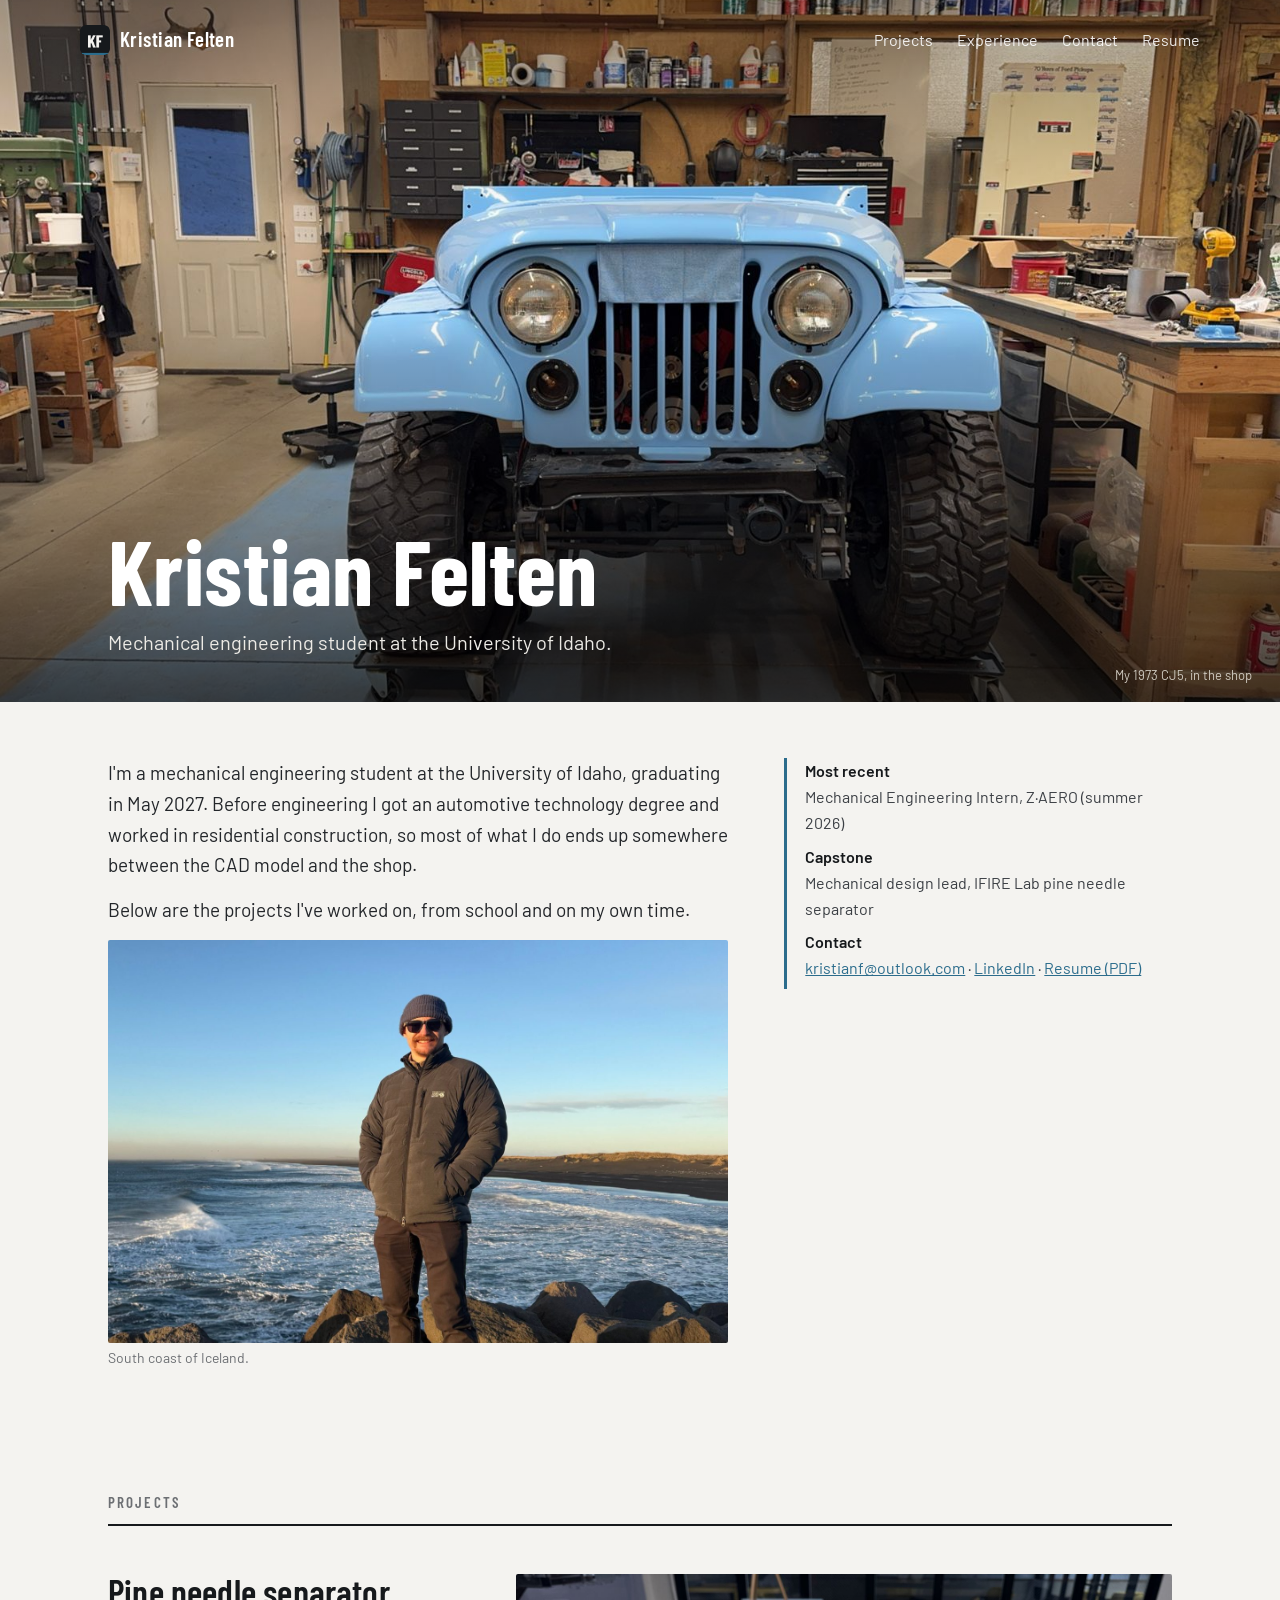
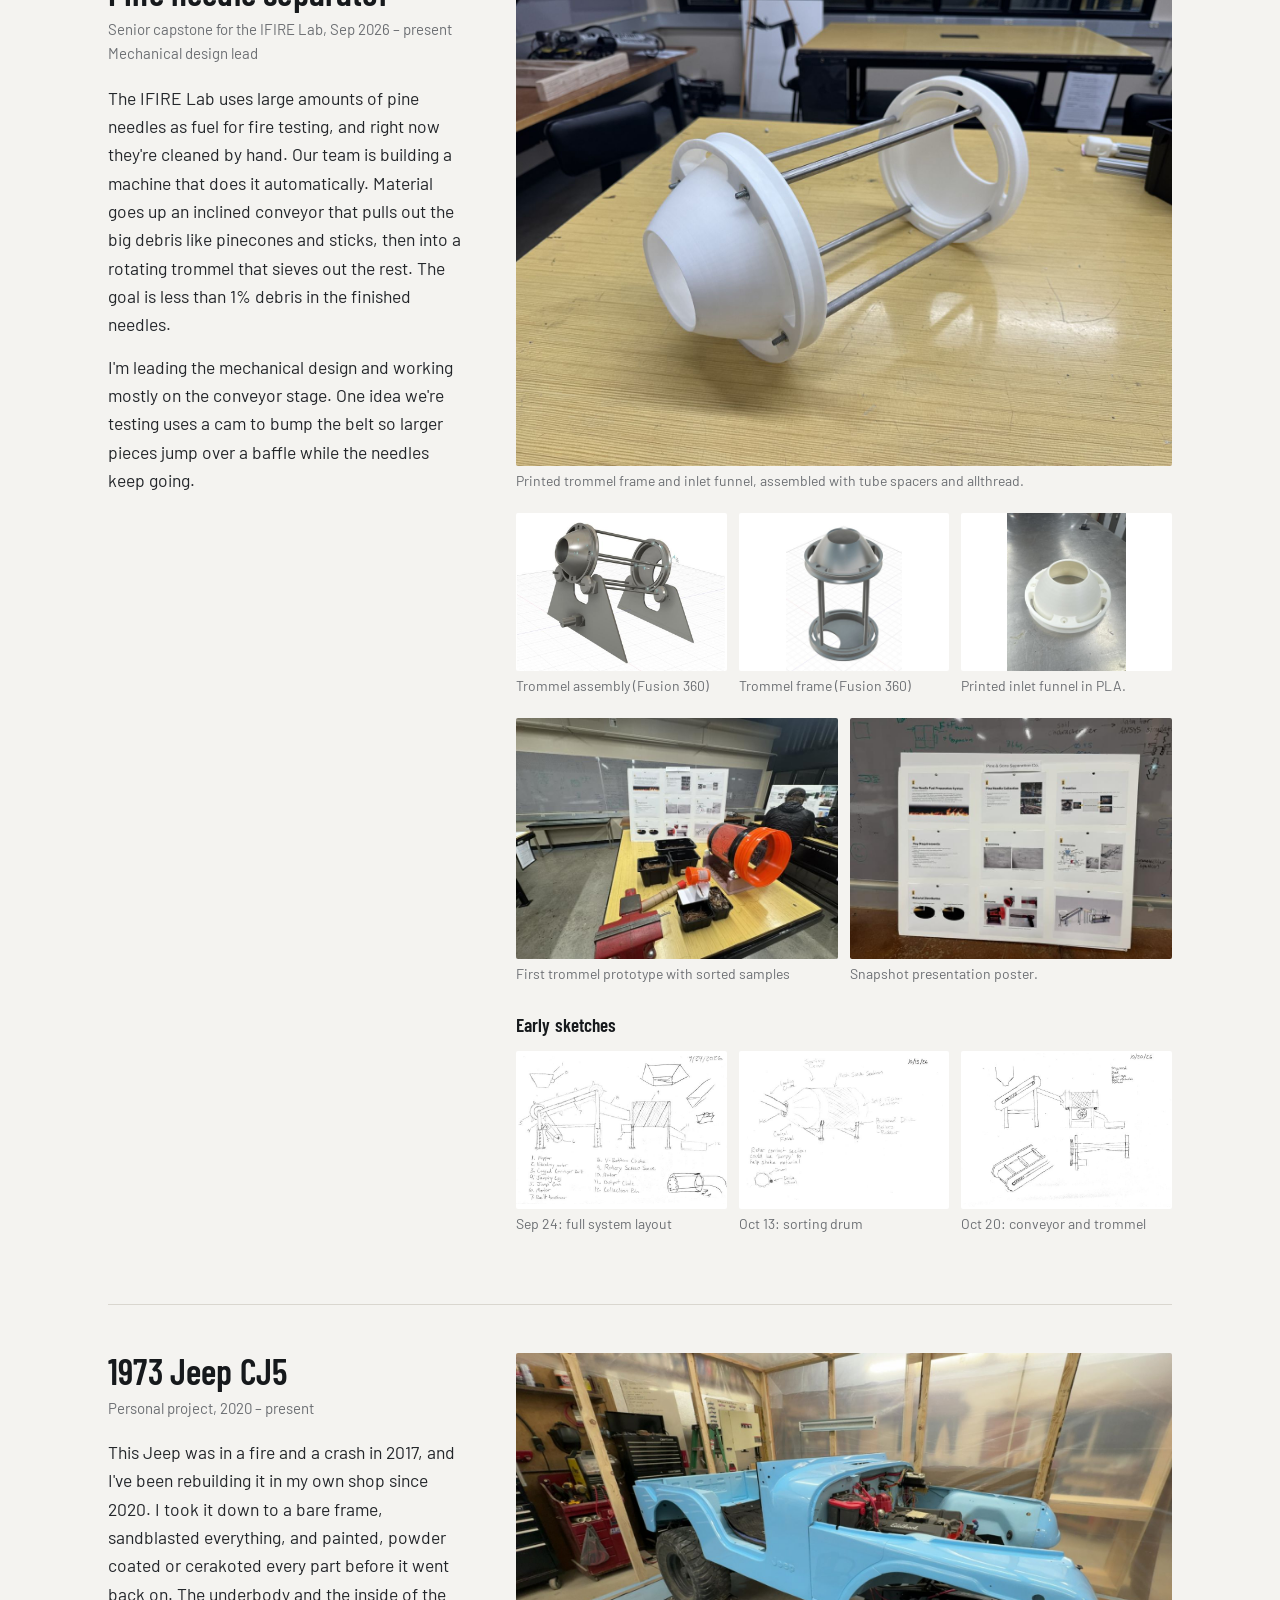
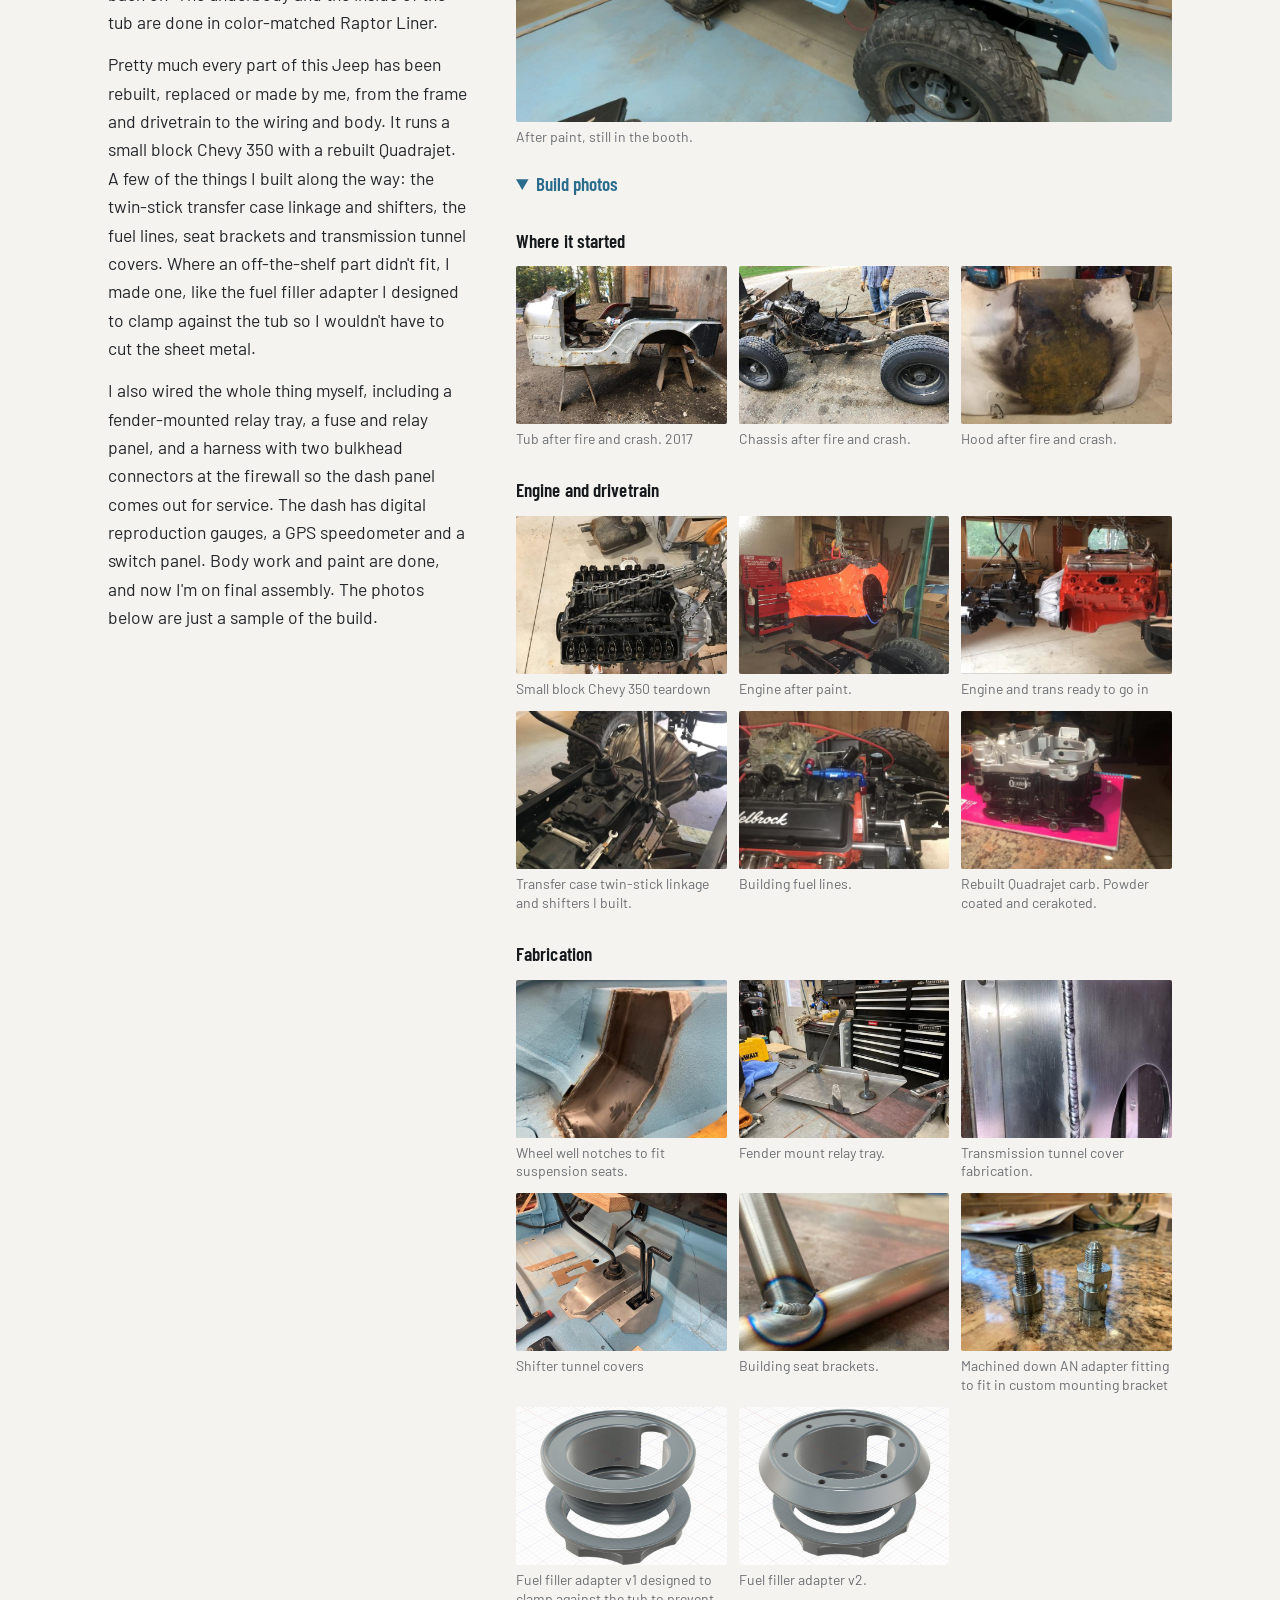
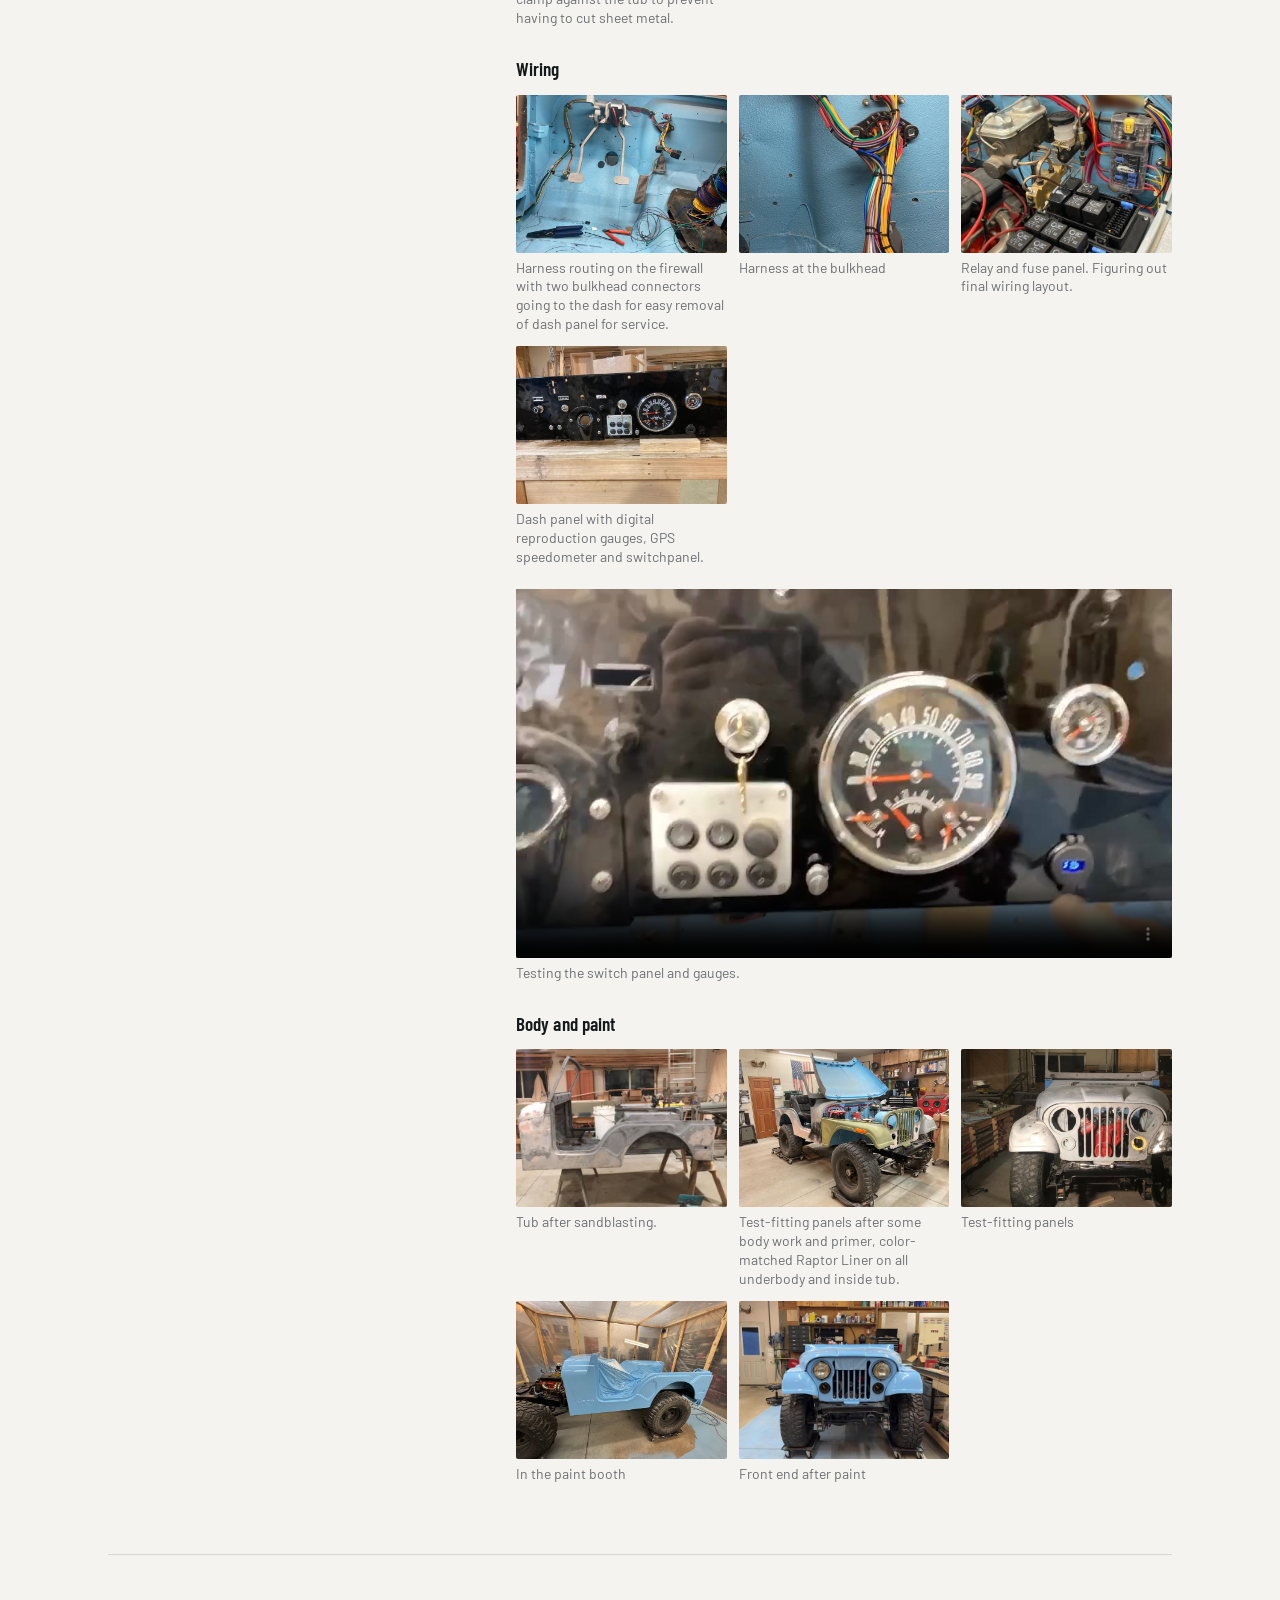
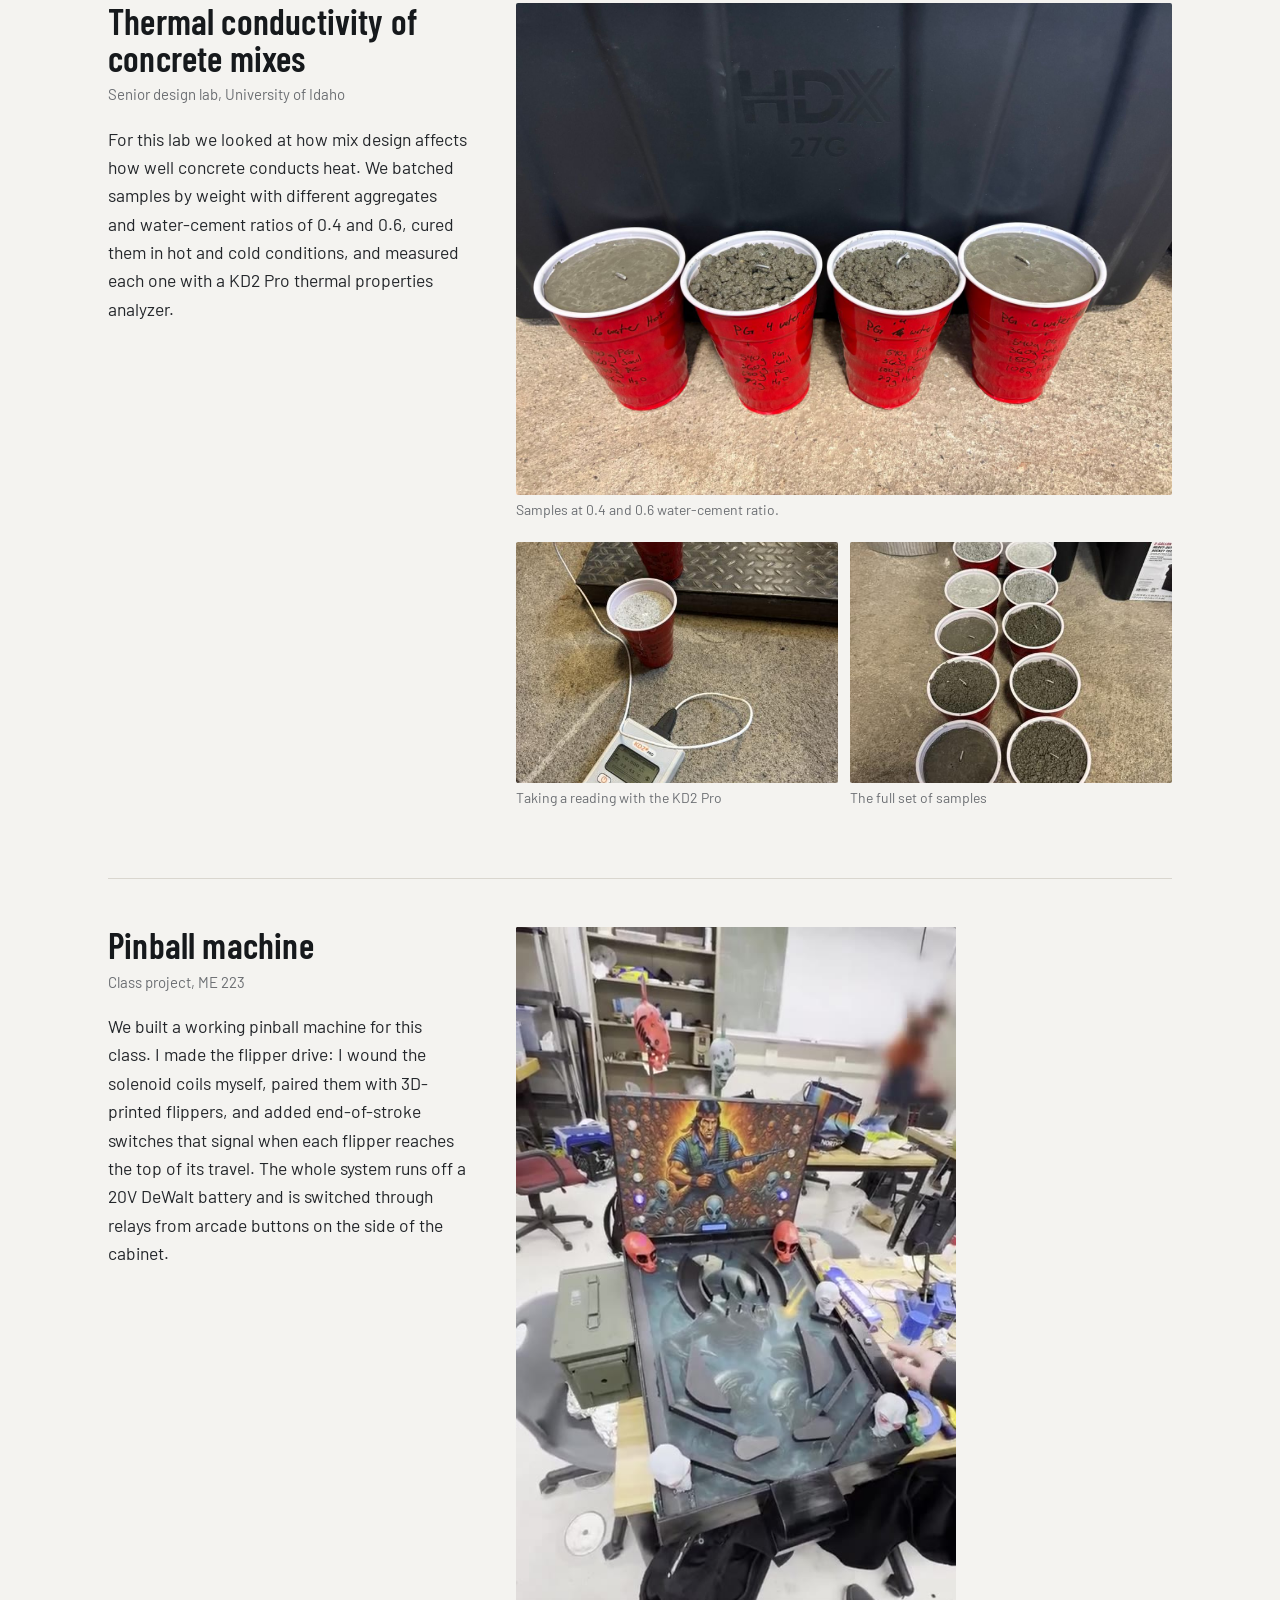
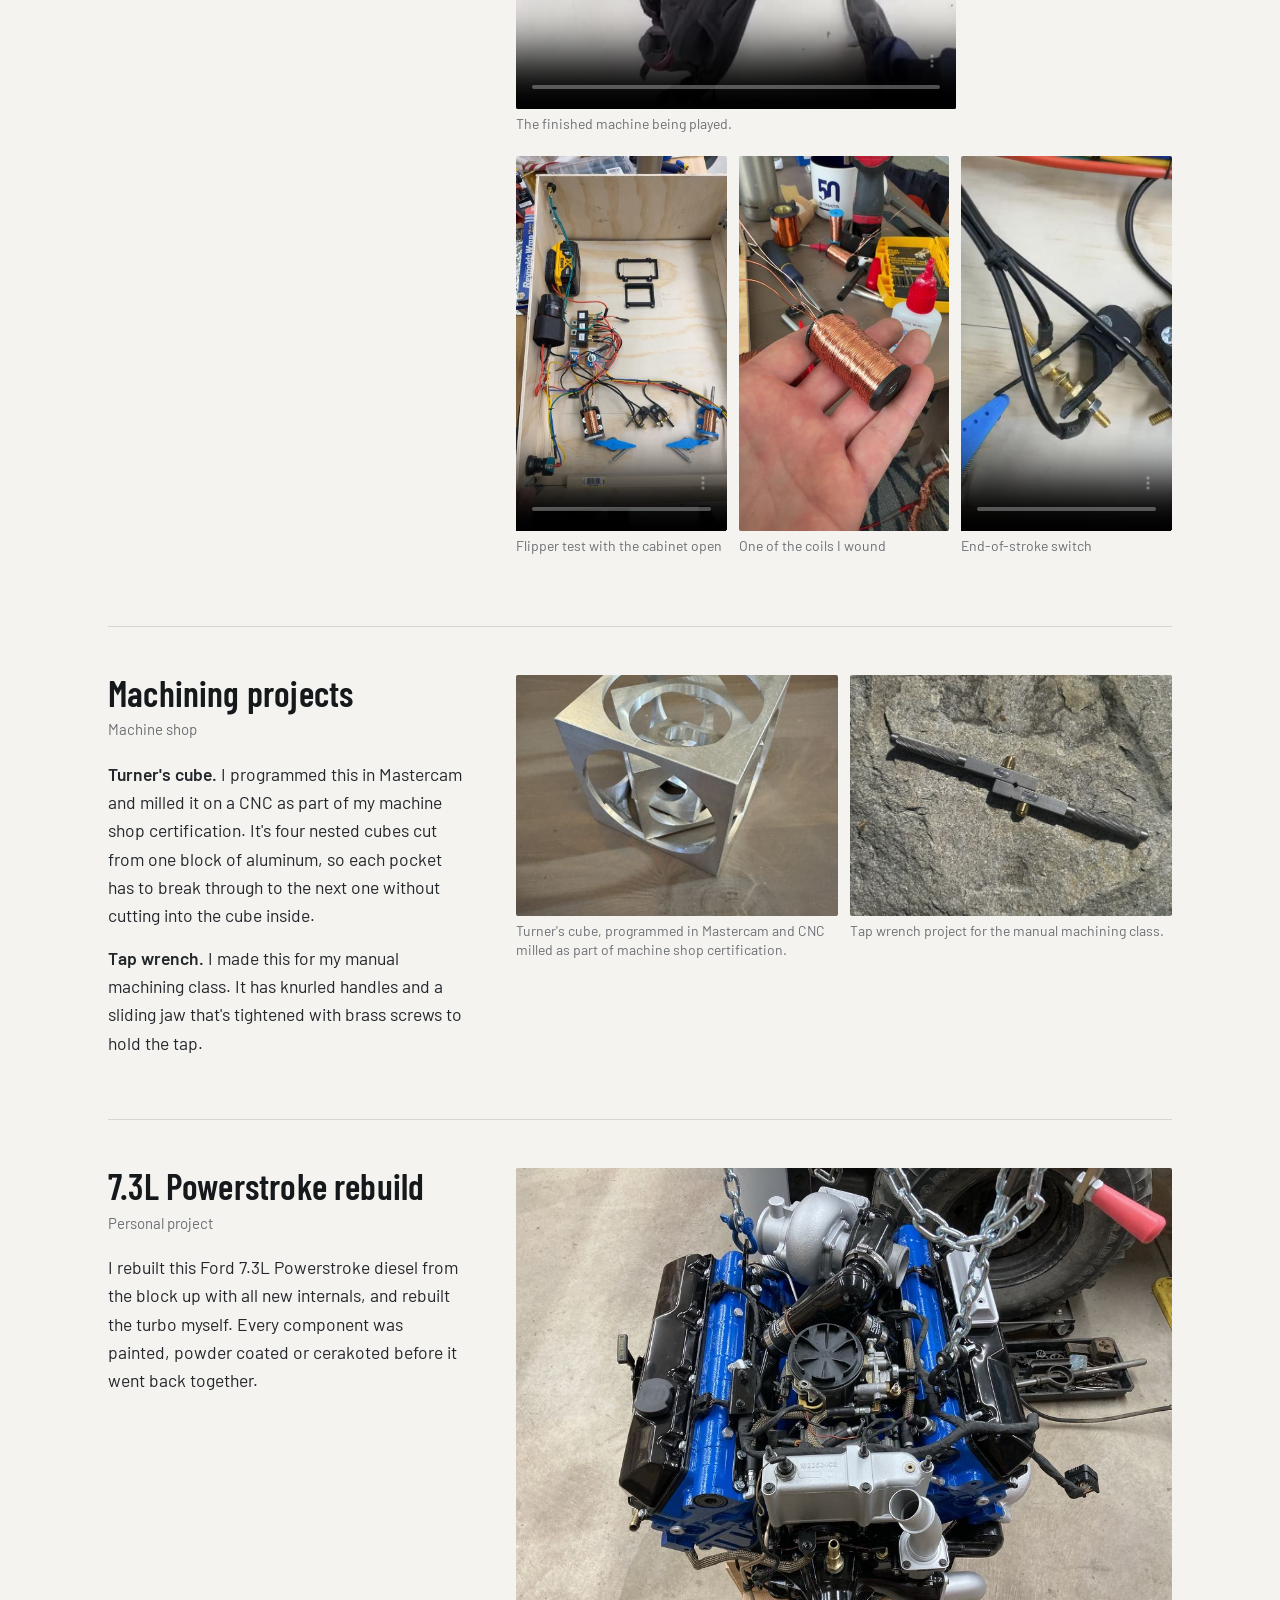
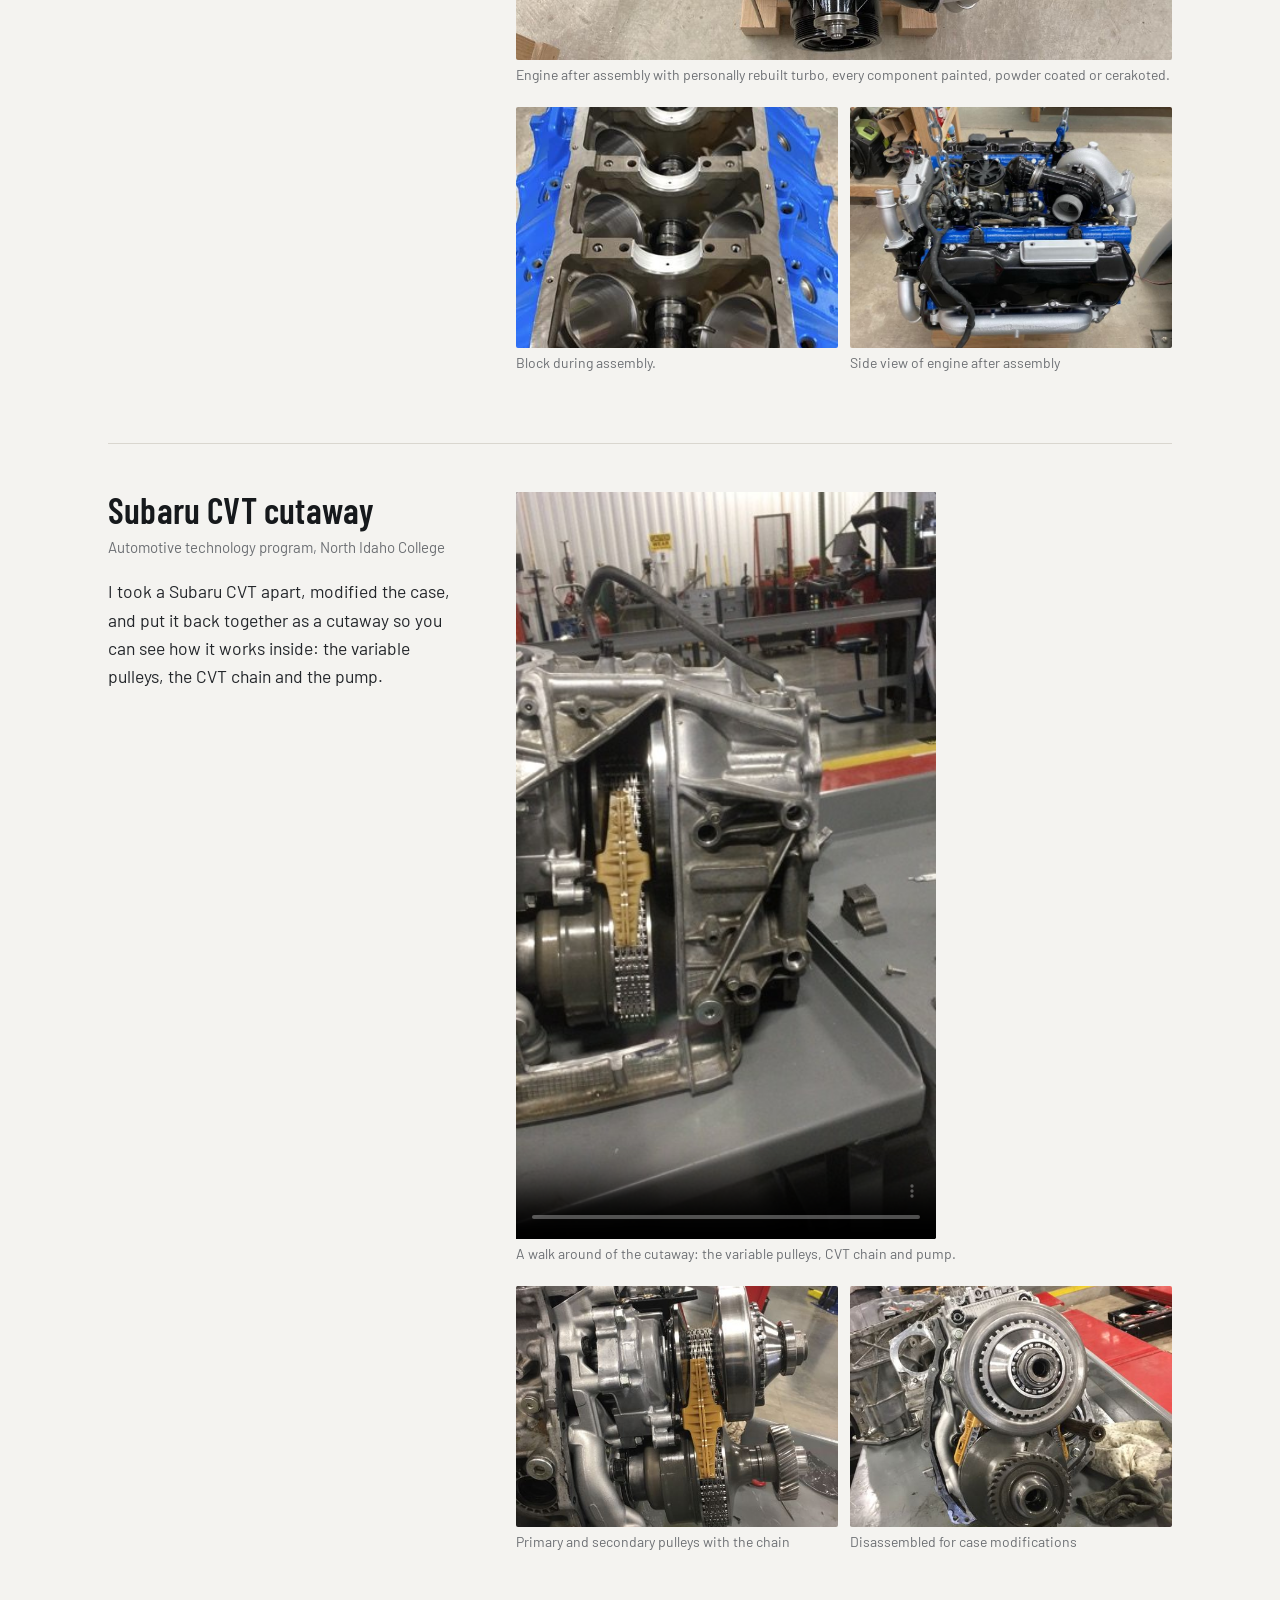
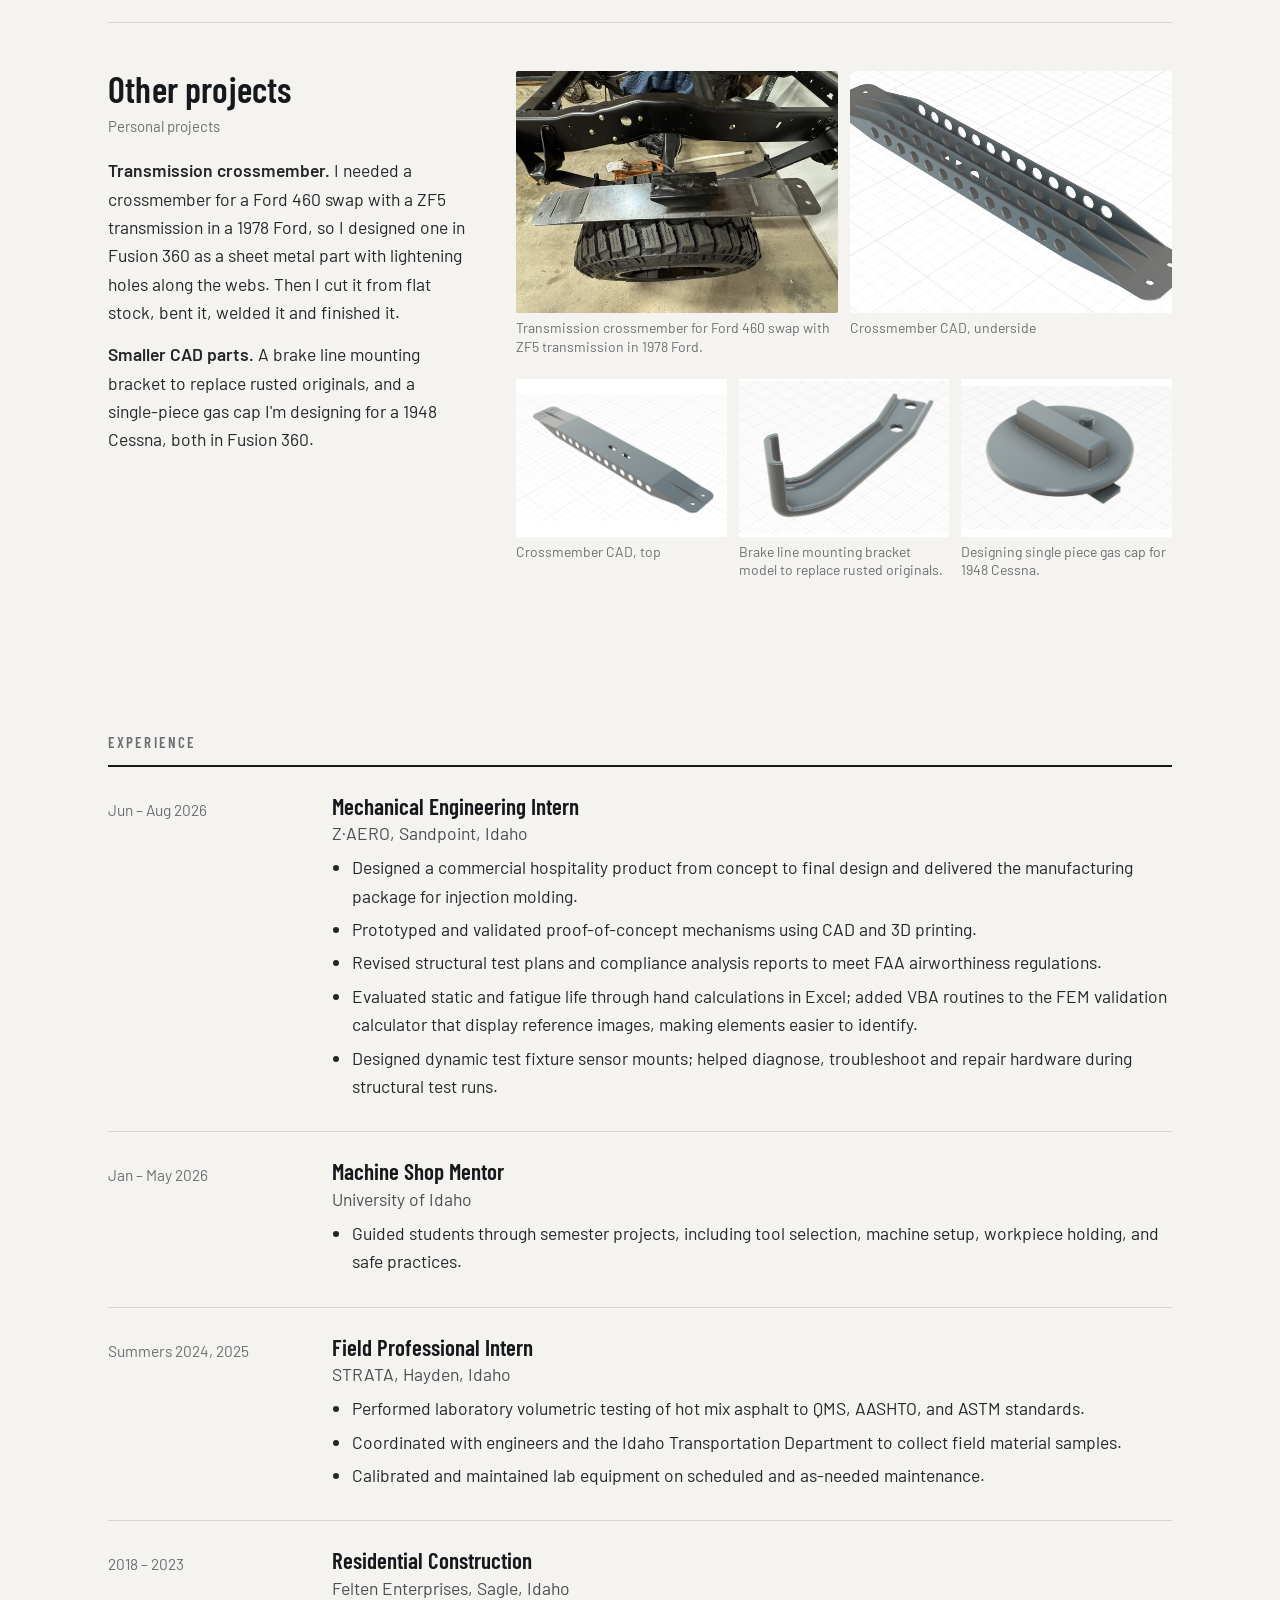
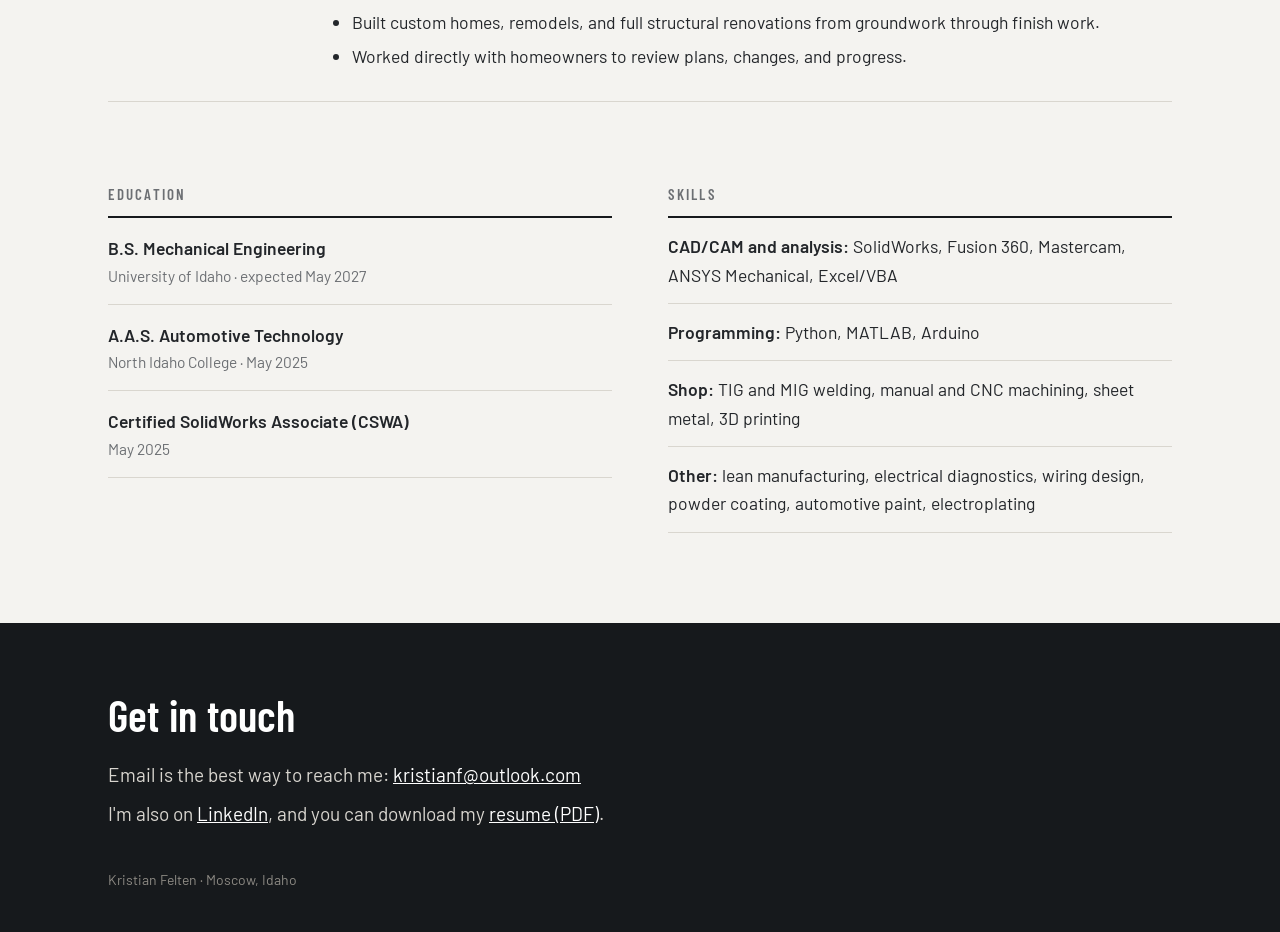
<file: index.html>
<!DOCTYPE html>
<html lang="en">
<head>
<meta charset="utf-8">
<meta name="viewport" content="width=device-width, initial-scale=1">
<title>Kristian Felten | Mechanical Engineering</title>
<meta name="description" content="Kristian Felten, mechanical engineering student at the University of Idaho.">
<link rel="icon" href="favicon.ico" sizes="any"><link rel="icon" type="image/png" sizes="32x32" href="favicon-32.png"><link rel="apple-touch-icon" href="apple-touch-icon.png">
<meta property="og:type" content="website"><meta property="og:title" content="Kristian Felten | Mechanical Engineering"><meta property="og:description" content="Mechanical engineering student at the University of Idaho. Projects, experience and contact."><meta property="og:image" content="https://kristianfelten.com/og.jpg"><meta property="og:image:width" content="1200"><meta property="og:image:height" content="630"><meta property="og:url" content="https://kristianfelten.com/"><link rel="canonical" href="https://kristianfelten.com/"><meta name="twitter:card" content="summary_large_image">
<style>
  @font-face{font-family:'Barlow';src:url(fonts/barlow-latin-400-normal.woff2) format('woff2');font-weight:400;font-style:normal;font-display:swap}
  @font-face{font-family:'Barlow';src:url(fonts/barlow-latin-400-italic.woff2) format('woff2');font-weight:400;font-style:italic;font-display:swap}
  @font-face{font-family:'Barlow';src:url(fonts/barlow-latin-500-normal.woff2) format('woff2');font-weight:500;font-style:normal;font-display:swap}
  @font-face{font-family:'Barlow';src:url(fonts/barlow-latin-600-normal.woff2) format('woff2');font-weight:600;font-style:normal;font-display:swap}
  @font-face{font-family:'Barlow Condensed';src:url(fonts/barlow-condensed-latin-500-normal.woff2) format('woff2');font-weight:500;font-style:normal;font-display:swap}
  @font-face{font-family:'Barlow Condensed';src:url(fonts/barlow-condensed-latin-600-normal.woff2) format('woff2');font-weight:600;font-style:normal;font-display:swap}
  @font-face{font-family:'Barlow Condensed';src:url(fonts/barlow-condensed-latin-700-normal.woff2) format('woff2');font-weight:700;font-style:normal;font-display:swap}
  *{box-sizing:border-box}
  html{scroll-behavior:smooth}
  body{margin:0;background:#f4f3f0;color:#23262a;font:400 17.5px/1.62 'Barlow',system-ui,sans-serif}
  a{color:#2b6c8c} a:hover{color:#174a63}
  .page{max-width:1120px;margin:0 auto;padding:0 28px}
  h1,h2,h3,h4{font-family:'Barlow Condensed',sans-serif;font-weight:600;letter-spacing:.005em;color:#16191c}
  /* hero */
  .hero{position:relative;height:min(78vh,720px);min-height:460px;background:#222 url(img/jeep-front.jpg) center 62%/cover;color:#fff}
  .hero::after{content:"";position:absolute;inset:0;background:linear-gradient(180deg,rgba(0,0,0,.35) 0,rgba(0,0,0,0) 30%,rgba(0,0,0,0) 45%,rgba(0,0,0,.72) 100%)}
  .hero .bar{position:relative;z-index:1;display:flex;justify-content:space-between;align-items:center;padding:22px 0}
  .hero .bar a{color:#fff;text-decoration:none}
  .hero .bar .name{font-family:'Barlow Condensed';font-weight:600;font-size:21px;letter-spacing:.02em}
  .hero .bar nav a{margin-left:24px;font-size:16px;opacity:.9} .hero .bar nav a:hover{opacity:1;text-decoration:underline}
  .hero .text{position:absolute;z-index:1;left:0;right:0;bottom:44px}
  .hero h1{color:#fff;font-size:clamp(52px,8vw,92px);line-height:.95;margin:0 0 12px;font-weight:700}
  .hero p{margin:0;font-size:20px;max-width:560px;color:#eceae5}
  .hero .credit{position:absolute;z-index:1;right:28px;bottom:16px;font-size:13px;color:#cfcac0}
  /* intro */
  .intro{display:grid;grid-template-columns:1.6fr 1fr;gap:56px;padding:56px 0 20px}
  .intro p{margin:0 0 14px;font-size:19px}
  .intro .side{align-self:start;font-size:16px;border-left:3px solid #2b6c8c;padding-left:18px;color:#3b3f44}
  .intro .side div{margin-bottom:8px}
  .intro .side b{display:block;font-weight:600;color:#16191c}
  /* sections */
  .label{font-family:'Barlow Condensed',sans-serif;font-size:15px;font-weight:600;letter-spacing:.14em;text-transform:uppercase;color:#6c6f73;margin:80px 0 0;padding-bottom:10px;border-bottom:2px solid #16191c}
  .proj{display:grid;grid-template-columns:minmax(0,360px) minmax(0,1fr);gap:48px;padding:48px 0;border-bottom:1px solid #d9d6cf}
  .proj:last-of-type{border-bottom:0}
  .proj .copy{position:sticky;top:24px;align-self:start}
  .proj h3{font-size:36px;line-height:1.02;margin:0 0 6px}
  .proj .when{font-size:15px;color:#6c6f73;margin:0 0 18px}
  .proj p{margin:0 0 14px}
  h4{font-size:19px;margin:26px 0 10px}
  h4:first-child{margin-top:0}
  figure{margin:0}
  .lead img{width:100%;display:block;border-radius:2px}
  .lead figcaption,.grid figcaption{font-size:14px;color:#6c6f73;margin-top:6px;line-height:1.35}
  .lead{margin-bottom:22px}
  .grid{display:grid;gap:12px;margin:0 0 22px}
  .grid.c2{grid-template-columns:repeat(2,minmax(0,1fr))}
  .grid.c3{grid-template-columns:repeat(3,minmax(0,1fr))}
  .grid.c4{grid-template-columns:repeat(4,minmax(0,1fr))}
  .grid img{width:100%;aspect-ratio:4/3;object-fit:cover;display:block;border-radius:2px;background:#ddd;transition:opacity .15s}
  .grid a:hover img,.lead a:hover img{opacity:.88}
  .grid.fit img{object-fit:contain;background:#fff}
  details summary{cursor:pointer;font-family:'Barlow Condensed';font-weight:600;font-size:19px;color:#2b6c8c;margin:4px 0 14px}
  /* experience */
  .job{display:grid;grid-template-columns:200px minmax(0,1fr);gap:24px;padding:26px 0;border-bottom:1px solid #d9d6cf}
  .job .d{color:#6c6f73;font-size:15.5px;padding-top:4px}
  .job b{font-family:'Barlow Condensed';font-weight:600;font-size:23px;display:block;line-height:1.15;color:#16191c}
  .job .org{color:#4a4e53;margin-bottom:6px}
  ul{margin:6px 0 0;padding-left:20px} li{margin-bottom:5px}
  .two{display:grid;grid-template-columns:1fr 1fr;gap:56px}
  .two .item{padding:16px 0;border-bottom:1px solid #d9d6cf}
  .two .item b{font-weight:600} .two .item span{display:block;color:#6c6f73;font-size:15.5px}
  .skills p{margin:0;padding:14px 0;border-bottom:1px solid #d9d6cf}
  .skills b{font-weight:600}
  .contact{background:#16191c;color:#d8d5cf;margin-top:90px;padding:56px 0 40px}
  .contact h2{color:#fff;font-size:44px;margin:0 0 10px}
  .contact a{color:#fff}
  .contact p{font-size:19px;margin:0 0 8px}
  .contact .small{margin-top:40px;font-size:14px;color:#8d8a84}
  .lb{position:fixed;inset:0;background:rgba(10,10,10,.93);display:none;align-items:center;justify-content:center;flex-direction:column;z-index:10;padding:20px}
  .lb.on{display:flex} .lb img{max-width:100%;max-height:calc(100vh - 90px)}
  .lb .cap{color:#ddd;font-size:15px;margin-top:10px}
  .lb button{position:absolute;background:none;border:0;color:#fff;font-size:36px;cursor:pointer;padding:10px 16px}
  .lb .x{top:6px;right:8px}.lb .p{left:4px;top:45%}.lb .n{right:4px;top:45%}
  @media (max-width:860px){
    .intro,.proj,.two{grid-template-columns:1fr;gap:20px}
    .proj .copy{position:static}
    .job{grid-template-columns:1fr;gap:2px}
    .grid.c3,.grid.c4{grid-template-columns:repeat(2,minmax(0,1fr))}
  }
  @media (max-width:560px){
    body{font-size:16.5px} .page{padding:0 18px}
    .hero .bar nav a{margin-left:14px;font-size:15px} .hero .bar .name{display:none}
    .hero p{font-size:17px} .hero .credit{right:18px}
  }
</style>
</head>
<body>
<header class="hero">
  <div class="page bar"><a class="name" href="#"><img src="icon-192.png" alt="" style="width:30px;height:30px;vertical-align:-8px;margin-right:10px;border-radius:6px">Kristian Felten</a><nav><a href="#projects">Projects</a><a href="#experience">Experience</a><a href="#contact">Contact</a><a href="Kristian_Felten_Resume.pdf" target="_blank" rel="noopener">Resume</a></nav></div>
  <div class="page text"><h1>Kristian Felten</h1><p>Mechanical engineering student at the University of Idaho.</p></div>
  <div class="credit">My 1973 CJ5, in the shop</div>
</header>
<div class="page">

<section class="intro">
  <div>
    <p>I'm a mechanical engineering student at the University of Idaho, graduating in May 2027. Before engineering I got an automotive technology degree and worked in residential construction, so most of what I do ends up somewhere between the CAD model and the shop.</p>
    <p>Below are the projects I've worked on, from school and on my own time.</p>
    <figure class="lead" style="margin-top:10px"><img src="img/me.jpg" alt="Kristian Felten on the south coast of Iceland" style="width:100%;display:block;border-radius:2px"><figcaption>South coast of Iceland.</figcaption></figure>
  </div>
  <div class="side">

    <div><b>Most recent</b>Mechanical Engineering Intern, Z&middot;AERO (summer 2026)</div>
    <div><b>Capstone</b>Mechanical design lead, IFIRE Lab pine needle separator</div>
    <div><b>Contact</b><a href="mailto:kristianf@outlook.com">kristianf@outlook.com</a> &middot; <a href="https://www.linkedin.com/in/kristian-felten-22a126294" target="_blank" rel="noopener">LinkedIn</a> &middot; <a href="Kristian_Felten_Resume.pdf" target="_blank" rel="noopener">Resume (PDF)</a></div>
  </div>
</section>

<h2 class="label" id="projects">Projects</h2>

<article class="proj">
  <div class="copy">
    <h3>Pine needle separator</h3>
    <p class="when">Senior capstone for the IFIRE Lab, Sep 2026 &ndash; present<br>Mechanical design lead</p>
    <p>The IFIRE Lab uses large amounts of pine needles as fuel for fire testing, and right now they're cleaned by hand. Our team is building a machine that does it automatically. Material goes up an inclined conveyor that pulls out the big debris like pinecones and sticks, then into a rotating trommel that sieves out the rest. The goal is less than 1% debris in the finished needles.</p>
    <p>I'm leading the mechanical design and working mostly on the conveyor stage. One idea we're testing uses a cam to bump the belt so larger pieces jump over a baffle while the needles keep going.</p>
  </div>
  <div>
    <figure class="lead"><a href="img/cap-built.jpg" data-cap="Printed trommel frame and inlet funnel, assembled with tube spacers and allthread."><img src="img/cap-built.jpg" alt="Printed trommel frame and inlet funnel, assembled with tube spacers and allthread."></a><figcaption>Printed trommel frame and inlet funnel, assembled with tube spacers and allthread.</figcaption></figure>
    <div class="grid c3 fit"><figure><a href="img/cap-cad.jpg" data-cap="Trommel assembly (Fusion 360)"><img src="img/t/cap-cad.jpg" alt="Trommel assembly (Fusion 360)" loading="lazy"></a><figcaption>Trommel assembly (Fusion 360)</figcaption></figure><figure><a href="img/cap-cad2.jpg" data-cap="Trommel frame (Fusion 360)"><img src="img/t/cap-cad2.jpg" alt="Trommel frame (Fusion 360)" loading="lazy"></a><figcaption>Trommel frame (Fusion 360)</figcaption></figure><figure><a href="img/cap-print.jpg" data-cap="Printed inlet funnel in PLA."><img src="img/t/cap-print.jpg" alt="Printed inlet funnel in PLA." loading="lazy"></a><figcaption>Printed inlet funnel in PLA.</figcaption></figure></div>
    <div class="grid c2 "><figure><a href="img/cap-proto.jpg" data-cap="First trommel prototype with sorted samples"><img src="img/t/cap-proto.jpg" alt="First trommel prototype with sorted samples" loading="lazy"></a><figcaption>First trommel prototype with sorted samples</figcaption></figure><figure><a href="img/cap-poster.jpg" data-cap="Snapshot presentation poster."><img src="img/t/cap-poster.jpg" alt="Snapshot presentation poster." loading="lazy"></a><figcaption>Snapshot presentation poster.</figcaption></figure></div>
    <h4>Early sketches</h4>
    <div class="grid c3 fit"><figure><a href="img/cap-draw3.jpg" data-cap="Sep 24: full system layout"><img src="img/t/cap-draw3.jpg" alt="Sep 24: full system layout" loading="lazy"></a><figcaption>Sep 24: full system layout</figcaption></figure><figure><a href="img/cap-draw1.jpg" data-cap="Oct 13: sorting drum"><img src="img/t/cap-draw1.jpg" alt="Oct 13: sorting drum" loading="lazy"></a><figcaption>Oct 13: sorting drum</figcaption></figure><figure><a href="img/cap-draw2.jpg" data-cap="Oct 20: conveyor and trommel"><img src="img/t/cap-draw2.jpg" alt="Oct 20: conveyor and trommel" loading="lazy"></a><figcaption>Oct 20: conveyor and trommel</figcaption></figure></div>
  </div>
</article>

<article class="proj">
  <div class="copy">
    <h3>1973 Jeep CJ5</h3>
    <p class="when">Personal project, 2020 &ndash; present</p>
    <p>This Jeep was in a fire and a crash in 2017, and I've been rebuilding it in my own shop since 2020. I took it down to a bare frame, sandblasted everything, and painted, powder coated or cerakoted every part before it went back on. The underbody and the inside of the tub are done in color-matched Raptor Liner.</p>
    <p>Pretty much every part of this Jeep has been rebuilt, replaced or made by me, from the frame and drivetrain to the wiring and body. It runs a small block Chevy 350 with a rebuilt Quadrajet. A few of the things I built along the way: the twin-stick transfer case linkage and shifters, the fuel lines, seat brackets and transmission tunnel covers. Where an off-the-shelf part didn't fit, I made one, like the fuel filler adapter I designed to clamp against the tub so I wouldn't have to cut the sheet metal.</p>
    <p>I also wired the whole thing myself, including a fender-mounted relay tray, a fuse and relay panel, and a harness with two bulkhead connectors at the firewall so the dash panel comes out for service. The dash has digital reproduction gauges, a GPS speedometer and a switch panel. Body work and paint are done, and now I'm on final assembly. The photos below are just a sample of the build.</p>
  </div>
  <div>
    <figure class="lead"><a href="img/jeep-hero.jpg" data-cap="After paint, still in the booth"><img src="img/jeep-hero.jpg" alt="Light blue 1973 Jeep CJ5 in a paint booth"></a><figcaption>After paint, still in the booth.</figcaption></figure>
    <details open><summary>Build photos</summary>
    <h4>Where it started</h4><div class="grid c3 "><figure><a href="img/before-tub.jpg" data-cap="Tub after fire and crash. 2017"><img src="img/t/before-tub.jpg" alt="Tub after fire and crash. 2017" loading="lazy"></a><figcaption>Tub after fire and crash. 2017</figcaption></figure><figure><a href="img/before-frame.jpg" data-cap="Chassis after fire and crash."><img src="img/t/before-frame.jpg" alt="Chassis after fire and crash." loading="lazy"></a><figcaption>Chassis after fire and crash.</figcaption></figure><figure><a href="img/before-hood.jpg" data-cap="Hood after fire and crash."><img src="img/t/before-hood.jpg" alt="Hood after fire and crash." loading="lazy"></a><figcaption>Hood after fire and crash.</figcaption></figure></div><h4>Engine and drivetrain</h4><div class="grid c3 "><figure><a href="img/engine-teardown.jpg" data-cap="Small block Chevy 350 teardown"><img src="img/t/engine-teardown.jpg" alt="Small block Chevy 350 teardown" loading="lazy"></a><figcaption>Small block Chevy 350 teardown</figcaption></figure><figure><a href="img/engine-paint.jpg" data-cap="Engine after paint."><img src="img/t/engine-paint.jpg" alt="Engine after paint." loading="lazy"></a><figcaption>Engine after paint.</figcaption></figure><figure><a href="img/engine-trans.jpg" data-cap="Engine and trans ready to go in"><img src="img/t/engine-trans.jpg" alt="Engine and trans ready to go in" loading="lazy"></a><figcaption>Engine and trans ready to go in</figcaption></figure><figure><a href="img/transfer.jpg" data-cap="Transfer case twin-stick linkage and shifters I built."><img src="img/t/transfer.jpg" alt="Transfer case twin-stick linkage and shifters I built." loading="lazy"></a><figcaption>Transfer case twin-stick linkage and shifters I built.</figcaption></figure><figure><a href="img/fuel-lines.jpg" data-cap="Building fuel lines."><img src="img/t/fuel-lines.jpg" alt="Building fuel lines." loading="lazy"></a><figcaption>Building fuel lines.</figcaption></figure><figure><a href="img/carb.jpg" data-cap="Rebuilt Quadrajet carb. Powder coated and cerakoted."><img src="img/t/carb.jpg" alt="Rebuilt Quadrajet carb. Powder coated and cerakoted." loading="lazy"></a><figcaption>Rebuilt Quadrajet carb. Powder coated and cerakoted.</figcaption></figure></div><h4>Fabrication</h4><div class="grid c3 "><figure><a href="img/floor-weld.jpg" data-cap="Wheel well notches to fit suspension seats."><img src="img/t/floor-weld.jpg" alt="Wheel well notches to fit suspension seats." loading="lazy"></a><figcaption>Wheel well notches to fit suspension seats.</figcaption></figure><figure><a href="img/battery-tray.jpg" data-cap="Fender mount relay tray."><img src="img/t/battery-tray.jpg" alt="Fender mount relay tray." loading="lazy"></a><figcaption>Fender mount relay tray.</figcaption></figure><figure><a href="img/tig-weld.jpg" data-cap="Transmission tunnel cover fabrication."><img src="img/t/tig-weld.jpg" alt="Transmission tunnel cover fabrication." loading="lazy"></a><figcaption>Transmission tunnel cover fabrication.</figcaption></figure><figure><a href="img/tunnel.jpg" data-cap="Shifter tunnel covers"><img src="img/t/tunnel.jpg" alt="Shifter tunnel covers" loading="lazy"></a><figcaption>Shifter tunnel covers</figcaption></figure><figure><a href="img/tube-weld.jpg" data-cap="Building seat brackets."><img src="img/t/tube-weld.jpg" alt="Building seat brackets." loading="lazy"></a><figcaption>Building seat brackets.</figcaption></figure><figure><a href="img/machined.jpg" data-cap="Machined down AN adapter fitting to fit in custom mounting bracket"><img src="img/t/machined.jpg" alt="Machined down AN adapter fitting to fit in custom mounting bracket" loading="lazy"></a><figcaption>Machined down AN adapter fitting to fit in custom mounting bracket</figcaption></figure><figure><a href="img/jeep-cad.jpg" data-cap="Fuel filler adapter v1 designed to clamp against the tub to prevent having to cut sheet metal."><img src="img/t/jeep-cad.jpg" alt="Fuel filler adapter v1 designed to clamp against the tub to prevent having to cut sheet metal." loading="lazy"></a><figcaption>Fuel filler adapter v1 designed to clamp against the tub to prevent having to cut sheet metal.</figcaption></figure><figure><a href="img/jeep-cad2.jpg" data-cap="Fuel filler adapter v2."><img src="img/t/jeep-cad2.jpg" alt="Fuel filler adapter v2." loading="lazy"></a><figcaption>Fuel filler adapter v2.</figcaption></figure></div><h4>Wiring</h4><div class="grid c3 "><figure><a href="img/pedals-wiring.jpg" data-cap="Harness routing on the firewall with two bulkhead connectors going to the dash for easy removal of dash panel for service."><img src="img/t/pedals-wiring.jpg" alt="Harness routing on the firewall with two bulkhead connectors going to the dash for easy removal of dash panel for service." loading="lazy"></a><figcaption>Harness routing on the firewall with two bulkhead connectors going to the dash for easy removal of dash panel for service.</figcaption></figure><figure><a href="img/harness.jpg" data-cap="Harness at the bulkhead"><img src="img/t/harness.jpg" alt="Harness at the bulkhead" loading="lazy"></a><figcaption>Harness at the bulkhead</figcaption></figure><figure><a href="img/relay-panel.jpg" data-cap="Relay and fuse panel. Figuring out final wiring layout."><img src="img/t/relay-panel.jpg" alt="Relay and fuse panel. Figuring out final wiring layout." loading="lazy"></a><figcaption>Relay and fuse panel. Figuring out final wiring layout.</figcaption></figure><figure><a href="img/dash.jpg" data-cap="Dash panel with digital reproduction gauges, GPS speedometer and switchpanel."><img src="img/t/dash.jpg" alt="Dash panel with digital reproduction gauges, GPS speedometer and switchpanel." loading="lazy"></a><figcaption>Dash panel with digital reproduction gauges, GPS speedometer and switchpanel.</figcaption></figure></div><figure class="lead"><video src="img/dash-sound-a.mp4" poster="img/dash-v.jpg" autoplay muted loop playsinline controls preload="metadata" style="display:block;width:100%;border-radius:2px;background:#000"></video><figcaption>Testing the switch panel and gauges.</figcaption></figure><h4>Body and paint</h4><div class="grid c3 "><figure><a href="img/primer-tub.jpg" data-cap="Tub after sandblasting."><img src="img/t/primer-tub.jpg" alt="Tub after sandblasting." loading="lazy"></a><figcaption>Tub after sandblasting.</figcaption></figure><figure><a href="img/primer-fit.jpg" data-cap="Test-fitting panels after some body work and primer, color-matched Raptor Liner on all underbody and inside tub."><img src="img/t/primer-fit.jpg" alt="Test-fitting panels after some body work and primer, color-matched Raptor Liner on all underbody and inside tub." loading="lazy"></a><figcaption>Test-fitting panels after some body work and primer, color-matched Raptor Liner on all underbody and inside tub.</figcaption></figure><figure><a href="img/primer-front.jpg" data-cap="Test-fitting panels"><img src="img/t/primer-front.jpg" alt="Test-fitting panels" loading="lazy"></a><figcaption>Test-fitting panels</figcaption></figure><figure><a href="img/paint-booth.jpg" data-cap="In the paint booth"><img src="img/t/paint-booth.jpg" alt="In the paint booth" loading="lazy"></a><figcaption>In the paint booth</figcaption></figure><figure><a href="img/jeep-front.jpg" data-cap="Front end after paint"><img src="img/t/jeep-front.jpg" alt="Front end after paint" loading="lazy"></a><figcaption>Front end after paint</figcaption></figure></div>
    </details>
  </div>
</article>



<article class="proj">
  <div class="copy">
    <h3>Thermal conductivity of concrete mixes</h3>
    <p class="when">Senior design lab, University of Idaho</p>
    <p>For this lab we looked at how mix design affects how well concrete conducts heat. We batched samples by weight with different aggregates and water-cement ratios of 0.4 and 0.6, cured them in hot and cold conditions, and measured each one with a KD2 Pro thermal properties analyzer.</p>
  </div>
  <div>
    <figure class="lead"><a href="img/con-cups.jpg" data-cap="Samples at 0.4 and 0.6 water-cement ratio"><img src="img/con-cups.jpg" alt="Concrete samples in labeled cups"></a><figcaption>Samples at 0.4 and 0.6 water-cement ratio.</figcaption></figure>
    <div class="grid c2 "><figure><a href="img/con-kd2.jpg" data-cap="Taking a reading with the KD2 Pro"><img src="img/t/con-kd2.jpg" alt="Taking a reading with the KD2 Pro" loading="lazy"></a><figcaption>Taking a reading with the KD2 Pro</figcaption></figure><figure><a href="img/con-set.jpg" data-cap="The full set of samples"><img src="img/t/con-set.jpg" alt="The full set of samples" loading="lazy"></a><figcaption>The full set of samples</figcaption></figure></div>
  </div>
</article>

<article class="proj">
  <div class="copy">
    <h3>Pinball machine</h3>
    <p class="when">Class project, ME 223</p>
    <p>We built a working pinball machine for this class. I made the flipper drive: I wound the solenoid coils myself, paired them with 3D-printed flippers, and added end-of-stroke switches that signal when each flipper reaches the top of its travel. The whole system runs off a 20V DeWalt battery and is switched through relays from arcade buttons on the side of the cabinet.</p>
    
  </div>
  <div>
    <figure class="lead"><video src="img/pinball-game-a.mp4" poster="img/pinball-game.jpg" autoplay muted loop playsinline controls preload="metadata" style="display:block;max-width:440px;width:100%;border-radius:2px;background:#000"></video><figcaption>The finished machine being played.</figcaption></figure>
    <div class="grid c3">
      <figure><video src="img/pinball-a.mp4" poster="img/pinball.jpg" muted loop playsinline controls preload="metadata" style="display:block;width:100%;border-radius:2px;background:#000;aspect-ratio:9/16;object-fit:cover"></video><figcaption>Flipper test with the cabinet open</figcaption></figure>
      <figure><a href="img/coil.jpg" data-cap="One of the hand-wound solenoid coils"><img src="img/t/coil.jpg" alt="Hand-wound copper solenoid coil" style="aspect-ratio:9/16"></a><figcaption>One of the coils I wound</figcaption></figure>
      <figure><video src="img/eos-a.mp4" poster="img/eos.jpg" muted loop playsinline controls preload="metadata" style="display:block;width:100%;border-radius:2px;background:#000;aspect-ratio:9/16;object-fit:cover"></video><figcaption>End-of-stroke switch</figcaption></figure>
    </div>
  </div>
</article>

<article class="proj">
  <div class="copy">
    <h3>Machining projects</h3>
    <p class="when">Machine shop</p>
    <p><b>Turner's cube.</b> I programmed this in Mastercam and milled it on a CNC as part of my machine shop certification. It's four nested cubes cut from one block of aluminum, so each pocket has to break through to the next one without cutting into the cube inside.</p>
    <p><b>Tap wrench.</b> I made this for my manual machining class. It has knurled handles and a sliding jaw that's tightened with brass screws to hold the tap.</p>
  </div>
  <div>
    <div class="grid c2 "><figure><a href="img/cube.jpg" data-cap="Turner's cube, programmed in Mastercam and CNC milled as part of machine shop certification."><img src="img/t/cube.jpg" alt="Turner's cube, programmed in Mastercam and CNC milled as part of machine shop certification." loading="lazy"></a><figcaption>Turner's cube, programmed in Mastercam and CNC milled as part of machine shop certification.</figcaption></figure><figure><a href="img/tapwrench.jpg" data-cap="Tap wrench project for the manual machining class."><img src="img/t/tapwrench.jpg" alt="Tap wrench project for the manual machining class." loading="lazy"></a><figcaption>Tap wrench project for the manual machining class.</figcaption></figure></div>
  </div>
</article>

<article class="proj">
  <div class="copy">
    <h3>7.3L Powerstroke rebuild</h3>
    <p class="when">Personal project</p>
    <p>I rebuilt this Ford 7.3L Powerstroke diesel from the block up with all new internals, and rebuilt the turbo myself. Every component was painted, powder coated or cerakoted before it went back together.</p>
  </div>
  <div>
    <figure class="lead"><a href="img/ps-built.jpg" data-cap="Engine after assembly with personally rebuilt turbo, every component painted, powder coated or cerakoted."><img src="img/ps-built.jpg" alt="Engine after assembly with personally rebuilt turbo, every component painted, powder coated or cerakoted."></a><figcaption>Engine after assembly with personally rebuilt turbo, every component painted, powder coated or cerakoted.</figcaption></figure>
    <div class="grid c2 "><figure><a href="img/ps-block.jpg" data-cap="Block during assembly."><img src="img/t/ps-block.jpg" alt="Block during assembly." loading="lazy"></a><figcaption>Block during assembly.</figcaption></figure><figure><a href="img/ps-top.jpg" data-cap="Side view of engine after assembly"><img src="img/t/ps-top.jpg" alt="Side view of engine after assembly" loading="lazy"></a><figcaption>Side view of engine after assembly</figcaption></figure></div>
  </div>
</article>

<article class="proj">
  <div class="copy">
    <h3>Subaru CVT cutaway</h3>
    <p class="when">Automotive technology program, North Idaho College</p>
    <p>I took a Subaru CVT apart, modified the case, and put it back together as a cutaway so you can see how it works inside: the variable pulleys, the CVT chain and the pump.</p>
  </div>
  <div>
    <figure class="lead"><video src="img/cvt-a.mp4" poster="img/cvt.jpg" autoplay muted loop playsinline controls preload="metadata" style="display:block;max-width:420px;width:100%;border-radius:2px;background:#000"></video><figcaption>A walk around of the cutaway: the variable pulleys, CVT chain and pump.</figcaption></figure>
    <div class="grid c2 "><figure><a href="img/cvt-pulleys.jpg" data-cap="Primary and secondary pulleys with the chain"><img src="img/t/cvt-pulleys.jpg" alt="Primary and secondary pulleys with the chain" loading="lazy"></a><figcaption>Primary and secondary pulleys with the chain</figcaption></figure><figure><a href="img/cvt-teardown.jpg" data-cap="Disassembled for case modifications"><img src="img/t/cvt-teardown.jpg" alt="Disassembled for case modifications" loading="lazy"></a><figcaption>Disassembled for case modifications</figcaption></figure></div>
  </div>
</article>

<article class="proj">
  <div class="copy">
    <h3>Other projects</h3>
    <p class="when">Personal projects</p>
    <p><b>Transmission crossmember.</b> I needed a crossmember for a Ford 460 swap with a ZF5 transmission in a 1978 Ford, so I designed one in Fusion 360 as a sheet metal part with lightening holes along the webs. Then I cut it from flat stock, bent it, welded it and finished it.</p>
    <p><b>Smaller CAD parts.</b> A brake line mounting bracket to replace rusted originals, and a single-piece gas cap I'm designing for a 1948 Cessna, both in Fusion 360.</p>
  </div>
  <div>
    <div class="grid c2 "><figure><a href="img/xm-fab.jpg" data-cap="Transmission crossmember for Ford 460 swap with ZF5 transmission in 1978 Ford."><img src="img/t/xm-fab.jpg" alt="Transmission crossmember for Ford 460 swap with ZF5 transmission in 1978 Ford." loading="lazy"></a><figcaption>Transmission crossmember for Ford 460 swap with ZF5 transmission in 1978 Ford.</figcaption></figure><figure><a href="img/xm-under.jpg" data-cap="Crossmember CAD, underside"><img src="img/t/xm-under.jpg" alt="Crossmember CAD, underside" loading="lazy"></a><figcaption>Crossmember CAD, underside</figcaption></figure></div>
    <div class="grid c3 fit"><figure><a href="img/xm-top.jpg" data-cap="Crossmember CAD, top"><img src="img/t/xm-top.jpg" alt="Crossmember CAD, top" loading="lazy"></a><figcaption>Crossmember CAD, top</figcaption></figure><figure><a href="img/bracket.jpg" data-cap="Brake line mounting bracket model to replace rusted originals."><img src="img/t/bracket.jpg" alt="Brake line mounting bracket model to replace rusted originals." loading="lazy"></a><figcaption>Brake line mounting bracket model to replace rusted originals.</figcaption></figure><figure><a href="img/fuelcap.jpg" data-cap="Designing single piece gas cap for 1948 Cessna."><img src="img/t/fuelcap.jpg" alt="Designing single piece gas cap for 1948 Cessna." loading="lazy"></a><figcaption>Designing single piece gas cap for 1948 Cessna.</figcaption></figure></div>
  </div>
</article>

<h2 class="label" id="experience">Experience</h2>

<div class="job"><div class="d">Jun &ndash; Aug 2026</div><div><b>Mechanical Engineering Intern</b><div class="org">Z&middot;AERO, Sandpoint, Idaho</div>
<ul>
<li>Designed a commercial hospitality product from concept to final design and delivered the manufacturing package for injection molding.</li>
<li>Prototyped and validated proof-of-concept mechanisms using CAD and 3D printing.</li>
<li>Revised structural test plans and compliance analysis reports to meet FAA airworthiness regulations.</li>
<li>Evaluated static and fatigue life through hand calculations in Excel; added VBA routines to the FEM validation calculator that display reference images, making elements easier to identify.</li>
<li>Designed dynamic test fixture sensor mounts; helped diagnose, troubleshoot and repair hardware during structural test runs.</li>
</ul></div></div>

<div class="job"><div class="d">Jan &ndash; May 2026</div><div><b>Machine Shop Mentor</b><div class="org">University of Idaho</div>
<ul><li>Guided students through semester projects, including tool selection, machine setup, workpiece holding, and safe practices.</li></ul></div></div>

<div class="job"><div class="d">Summers 2024, 2025</div><div><b>Field Professional Intern</b><div class="org">STRATA, Hayden, Idaho</div>
<ul>
<li>Performed laboratory volumetric testing of hot mix asphalt to QMS, AASHTO, and ASTM standards.</li>
<li>Coordinated with engineers and the Idaho Transportation Department to collect field material samples.</li>
<li>Calibrated and maintained lab equipment on scheduled and as-needed maintenance.</li>
</ul></div></div>

<div class="job"><div class="d">2018 &ndash; 2023</div><div><b>Residential Construction</b><div class="org">Felten Enterprises, Sagle, Idaho</div>
<ul>
<li>Built custom homes, remodels, and full structural renovations from groundwork through finish work.</li>
<li>Worked directly with homeowners to review plans, changes, and progress.</li>
</ul></div></div>

<div class="two">
  <div>
    <h2 class="label">Education</h2>
    <div class="item"><b>B.S. Mechanical Engineering</b><span>University of Idaho &middot; expected May 2027</span></div>
    <div class="item"><b>A.A.S. Automotive Technology</b><span>North Idaho College &middot; May 2025</span></div>
    <div class="item"><b>Certified SolidWorks Associate (CSWA)</b><span>May 2025</span></div>
  </div>
  <div class="skills">
    <h2 class="label">Skills</h2>
    <p><b>CAD/CAM and analysis:</b> SolidWorks, Fusion 360, Mastercam, ANSYS Mechanical, Excel/VBA</p>
    <p><b>Programming:</b> Python, MATLAB, Arduino</p>
    <p><b>Shop:</b> TIG and MIG welding, manual and CNC machining, sheet metal, 3D printing</p>
    <p><b>Other:</b> lean manufacturing, electrical diagnostics, wiring design, powder coating, automotive paint, electroplating</p>
  </div>
</div>
</div>

<section class="contact" id="contact"><div class="page">
  <h2>Get in touch</h2>
  <p>Email is the best way to reach me: <a href="mailto:kristianf@outlook.com">kristianf@outlook.com</a></p>
  <p>I'm also on <a href="https://www.linkedin.com/in/kristian-felten-22a126294" target="_blank" rel="noopener">LinkedIn</a>, and you can download my <a href="Kristian_Felten_Resume.pdf" target="_blank" rel="noopener">resume (PDF)</a>.</p>
  <div class="small">Kristian Felten &middot; Moscow, Idaho</div>
</div></section>

<div class="lb" id="lb"><button class="x" aria-label="Close">&times;</button><button class="p" aria-label="Previous">&lsaquo;</button><img alt=""><div class="cap"></div><button class="n" aria-label="Next">&rsaquo;</button></div>
<script>
(function(){
  var links=[].slice.call(document.querySelectorAll('a[data-cap]')),lb=document.getElementById('lb'),im=lb.querySelector('img'),cap=lb.querySelector('.cap'),i=0;
  function show(k){i=(k+links.length)%links.length;im.src=links[i].getAttribute('href');cap.textContent=links[i].dataset.cap;lb.classList.add('on');}
  function close(){lb.classList.remove('on');}
  links.forEach(function(a,k){a.addEventListener('click',function(e){e.preventDefault();show(k);});});
  lb.querySelector('.x').onclick=close;
  lb.querySelector('.p').onclick=function(e){e.stopPropagation();show(i-1);};
  lb.querySelector('.n').onclick=function(e){e.stopPropagation();show(i+1);};
  lb.addEventListener('click',function(e){if(e.target===lb)close();});
  document.addEventListener('keydown',function(e){if(!lb.classList.contains('on'))return;if(e.key==='Escape')close();if(e.key==='ArrowRight')show(i+1);if(e.key==='ArrowLeft')show(i-1);});
})();
</script>
<script>
document.querySelectorAll('video').forEach(function(v){
  function unmute(){ if(v.muted){ v.muted=false; v.volume=1; } }
  v.addEventListener('volumechange',function(){});
  v.addEventListener('click',unmute);
  v.addEventListener('play',function(){ if(v.dataset.touched) unmute(); });
  v.addEventListener('pointerdown',function(){ v.dataset.touched=1; });
});
</script>
</body>
</html>
</file>
